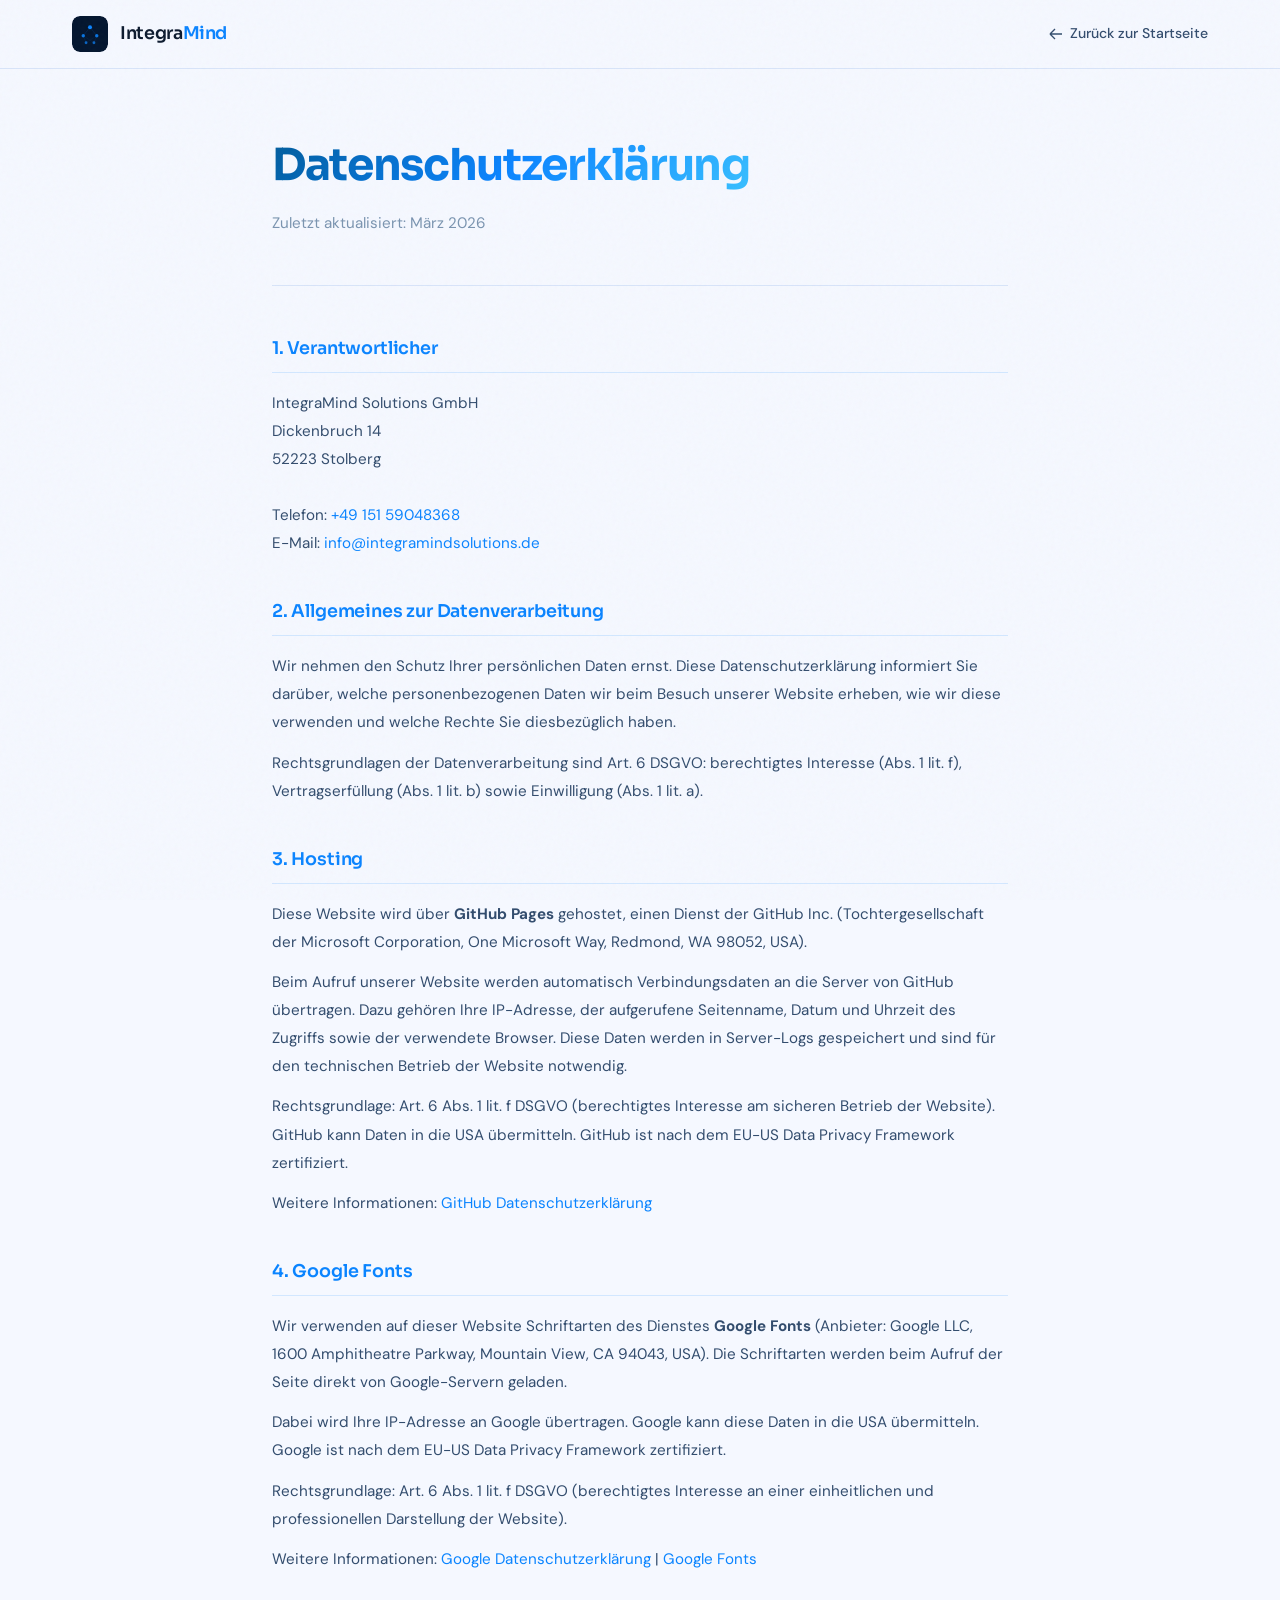
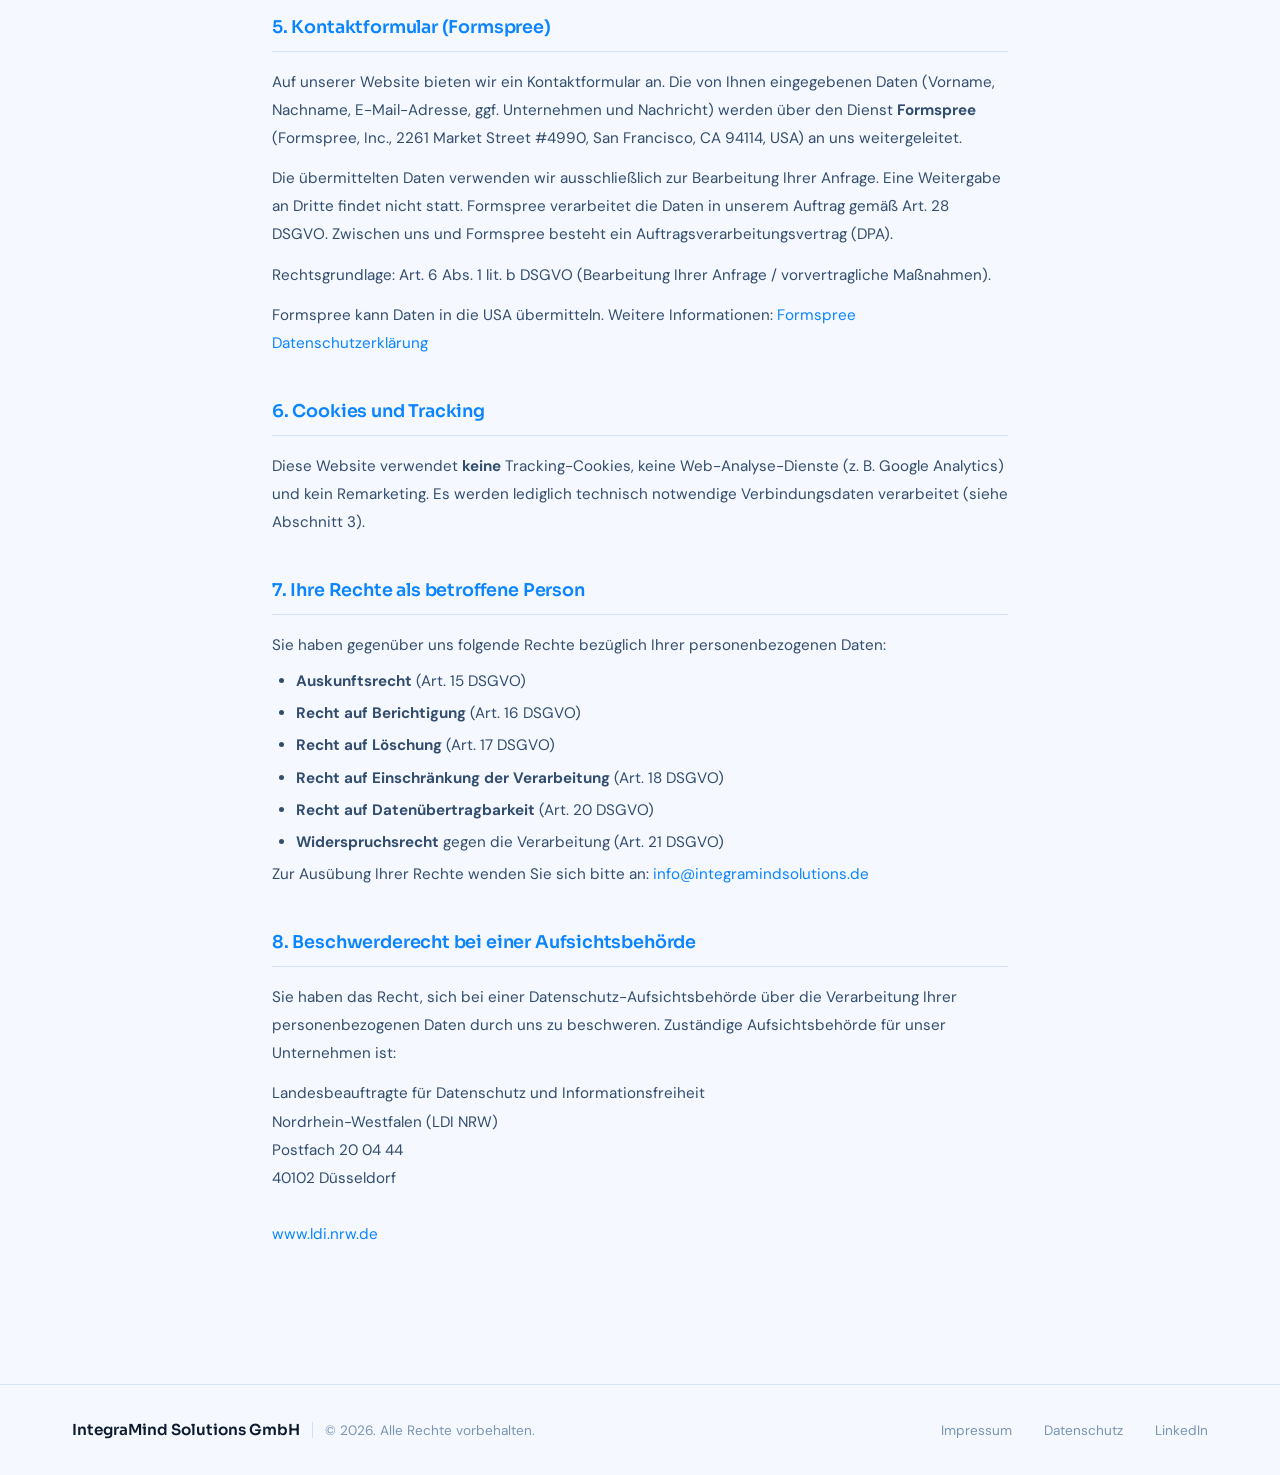
<file: datenschutz/datenschutz.html>
<!DOCTYPE html>
<html lang="de">
<head>
    <meta charset="UTF-8">
    <meta name="viewport" content="width=device-width, initial-scale=1.0">
    <title>Datenschutzerklärung – IntegraMind Solutions GmbH</title>
    <meta name="robots" content="noindex, nofollow">
    <link rel="icon" type="image/png" href="../favicon.png">
    <link rel="preconnect" href="https://fonts.googleapis.com">
    <link rel="preconnect" href="https://fonts.gstatic.com" crossorigin>
    <link href="https://fonts.googleapis.com/css2?family=DM+Sans:opsz,wght@9..40,300;9..40,400;9..40,500;9..40,600;9..40,700&family=Sora:wght@300;400;500;600;700&display=swap" rel="stylesheet">
    <link rel="stylesheet" href="../styles.css">
    <style>
        /* ─── LEGAL PAGE ─── */
        .nav-back {
            display: inline-flex;
            align-items: center;
            gap: 0.4rem;
            color: var(--text-secondary);
            text-decoration: none;
            font-size: 0.88rem;
            font-weight: 500;
            transition: color 0.2s;
        }

        .nav-back:hover { color: var(--text-primary); }

        .nav-back svg { width: 16px; height: 16px; }

        .page-header {
            padding: 8rem 0 3rem;
            border-bottom: 1px solid var(--dark-border);
            margin-bottom: 3rem;
        }

        .page-header h1 {
            font-family: 'Sora', sans-serif;
            font-size: clamp(2rem, 4vw, 2.75rem);
            font-weight: 700;
            letter-spacing: -0.03em;
            margin-bottom: 0.5rem;
        }

        .page-header p { color: var(--text-muted); font-size: 0.95rem; }

        .legal-content { padding-bottom: 6rem; }

        .legal-section { margin-bottom: 2.5rem; }

        .legal-section h2 {
            font-family: 'Sora', sans-serif;
            font-size: 1.1rem;
            font-weight: 600;
            color: var(--primary);
            margin-bottom: 1rem;
            padding-bottom: 0.5rem;
            border-bottom: 1px solid rgba(10, 132, 255, 0.15);
            letter-spacing: -0.01em;
        }

        .legal-section p,
        .legal-section address {
            font-style: normal;
            color: var(--text-secondary);
            font-size: 0.95rem;
            line-height: 1.85;
        }

        .legal-section p + p { margin-top: 0.75rem; }

        .legal-section ul {
            color: var(--text-secondary);
            font-size: 0.95rem;
            line-height: 1.85;
            padding-left: 1.5rem;
            margin-top: 0.5rem;
        }

        .legal-section li { margin-bottom: 0.25rem; }

        .legal-section a {
            color: var(--primary);
            text-decoration: none;
            transition: color 0.2s;
        }

        .legal-section a:hover { color: var(--accent); }
    </style>
</head>
<body>

<!-- ─── NAV ─── -->
<nav>
    <div class="container">
        <a href="../index.html" class="nav-logo">
            <svg class="nav-logo-icon" viewBox="0 0 512 512" fill="none" xmlns="http://www.w3.org/2000/svg">
                <defs>
                    <linearGradient id="navGrad" x1="0" y1="0" x2="512" y2="512">
                        <stop offset="0%" stop-color="#0a84ff"/>
                        <stop offset="100%" stop-color="#005b9a"/>
                    </linearGradient>
                </defs>
                <rect width="512" height="512" rx="110" fill="#03152e"/>
                <circle cx="256" cy="160" r="28" fill="url(#navGrad)"/>
                <circle cx="160" cy="280" r="24" fill="url(#navGrad)" opacity="0.85"/>
                <circle cx="352" cy="280" r="24" fill="url(#navGrad)" opacity="0.85"/>
                <circle cx="200" cy="380" r="20" fill="url(#navGrad)" opacity="0.7"/>
                <circle cx="312" cy="380" r="20" fill="url(#navGrad)" opacity="0.7"/>
                <line x1="256" y1="160" x2="160" y2="280" stroke="url(#navGrad)" stroke-width="3" opacity="0.5"/>
                <line x1="256" y1="160" x2="352" y2="280" stroke="url(#navGrad)" stroke-width="3" opacity="0.5"/>
                <line x1="160" y1="280" x2="200" y2="380" stroke="url(#navGrad)" stroke-width="3" opacity="0.4"/>
                <line x1="160" y1="280" x2="312" y2="380" stroke="url(#navGrad)" stroke-width="3" opacity="0.3"/>
                <line x1="352" y1="280" x2="312" y2="380" stroke="url(#navGrad)" stroke-width="3" opacity="0.4"/>
                <line x1="352" y1="280" x2="200" y2="380" stroke="url(#navGrad)" stroke-width="3" opacity="0.3"/>
            </svg>
            <span class="nav-logo-text">Integra<span>Mind</span></span>
        </a>
        <a href="../index.html" class="nav-back">
            <svg fill="none" stroke="currentColor" stroke-width="2" viewBox="0 0 24 24"><path d="M10.5 19.5 3 12m0 0 7.5-7.5M3 12h18"/></svg>
            Zurück zur Startseite
        </a>
    </div>
</nav>

<!-- ─── PAGE HEADER ─── -->
<div class="container-narrow">
    <div class="page-header">
        <h1><span class="gradient-text">Datenschutzerklärung</span></h1>
        <p>Zuletzt aktualisiert: März 2026</p>
    </div>

    <div class="legal-content">

        <div class="legal-section">
            <h2>1. Verantwortlicher</h2>
            <address>
                IntegraMind Solutions GmbH<br>
                Dickenbruch 14<br>
                52223 Stolberg<br><br>
                Telefon: <a href="tel:+4915159048368">+49 151 59048368</a><br>
                E-Mail: <a href="mailto:info@integramindsolutions.de">info@integramindsolutions.de</a>
            </address>
        </div>

        <div class="legal-section">
            <h2>2. Allgemeines zur Datenverarbeitung</h2>
            <p>Wir nehmen den Schutz Ihrer persönlichen Daten ernst. Diese Datenschutzerklärung informiert Sie darüber, welche personenbezogenen Daten wir beim Besuch unserer Website erheben, wie wir diese verwenden und welche Rechte Sie diesbezüglich haben.</p>
            <p>Rechtsgrundlagen der Datenverarbeitung sind Art. 6 DSGVO: berechtigtes Interesse (Abs. 1 lit. f), Vertragserfüllung (Abs. 1 lit. b) sowie Einwilligung (Abs. 1 lit. a).</p>
        </div>

        <div class="legal-section">
            <h2>3. Hosting</h2>
            <p>Diese Website wird über <strong>GitHub Pages</strong> gehostet, einen Dienst der GitHub Inc. (Tochtergesellschaft der Microsoft Corporation, One Microsoft Way, Redmond, WA 98052, USA).</p>
            <p>Beim Aufruf unserer Website werden automatisch Verbindungsdaten an die Server von GitHub übertragen. Dazu gehören Ihre IP-Adresse, der aufgerufene Seitenname, Datum und Uhrzeit des Zugriffs sowie der verwendete Browser. Diese Daten werden in Server-Logs gespeichert und sind für den technischen Betrieb der Website notwendig.</p>
            <p>Rechtsgrundlage: Art. 6 Abs. 1 lit. f DSGVO (berechtigtes Interesse am sicheren Betrieb der Website). GitHub kann Daten in die USA übermitteln. GitHub ist nach dem EU-US Data Privacy Framework zertifiziert.</p>
            <p>Weitere Informationen: <a href="https://docs.github.com/en/site-policy/privacy-policies/github-general-privacy-statement" target="_blank" rel="noopener">GitHub Datenschutzerklärung</a></p>
        </div>

        <div class="legal-section">
            <h2>4. Google Fonts</h2>
            <p>Wir verwenden auf dieser Website Schriftarten des Dienstes <strong>Google Fonts</strong> (Anbieter: Google LLC, 1600 Amphitheatre Parkway, Mountain View, CA 94043, USA). Die Schriftarten werden beim Aufruf der Seite direkt von Google-Servern geladen.</p>
            <p>Dabei wird Ihre IP-Adresse an Google übertragen. Google kann diese Daten in die USA übermitteln. Google ist nach dem EU-US Data Privacy Framework zertifiziert.</p>
            <p>Rechtsgrundlage: Art. 6 Abs. 1 lit. f DSGVO (berechtigtes Interesse an einer einheitlichen und professionellen Darstellung der Website).</p>
            <p>Weitere Informationen: <a href="https://policies.google.com/privacy" target="_blank" rel="noopener">Google Datenschutzerklärung</a> | <a href="https://fonts.google.com/about" target="_blank" rel="noopener">Google Fonts</a></p>
        </div>

        <div class="legal-section">
            <h2>5. Kontaktformular (Formspree)</h2>
            <p>Auf unserer Website bieten wir ein Kontaktformular an. Die von Ihnen eingegebenen Daten (Vorname, Nachname, E-Mail-Adresse, ggf. Unternehmen und Nachricht) werden über den Dienst <strong>Formspree</strong> (Formspree, Inc., 2261 Market Street #4990, San Francisco, CA 94114, USA) an uns weitergeleitet.</p>
            <p>Die übermittelten Daten verwenden wir ausschließlich zur Bearbeitung Ihrer Anfrage. Eine Weitergabe an Dritte findet nicht statt. Formspree verarbeitet die Daten in unserem Auftrag gemäß Art. 28 DSGVO. Zwischen uns und Formspree besteht ein Auftragsverarbeitungsvertrag (DPA).</p>
            <p>Rechtsgrundlage: Art. 6 Abs. 1 lit. b DSGVO (Bearbeitung Ihrer Anfrage / vorvertragliche Maßnahmen).</p>
            <p>Formspree kann Daten in die USA übermitteln. Weitere Informationen: <a href="https://formspree.io/legal/privacy-policy" target="_blank" rel="noopener">Formspree Datenschutzerklärung</a></p>
        </div>

        <div class="legal-section">
            <h2>6. Cookies und Tracking</h2>
            <p>Diese Website verwendet <strong>keine</strong> Tracking-Cookies, keine Web-Analyse-Dienste (z. B. Google Analytics) und kein Remarketing. Es werden lediglich technisch notwendige Verbindungsdaten verarbeitet (siehe Abschnitt 3).</p>
        </div>

        <div class="legal-section">
            <h2>7. Ihre Rechte als betroffene Person</h2>
            <p>Sie haben gegenüber uns folgende Rechte bezüglich Ihrer personenbezogenen Daten:</p>
            <ul>
                <li><strong>Auskunftsrecht</strong> (Art. 15 DSGVO)</li>
                <li><strong>Recht auf Berichtigung</strong> (Art. 16 DSGVO)</li>
                <li><strong>Recht auf Löschung</strong> (Art. 17 DSGVO)</li>
                <li><strong>Recht auf Einschränkung der Verarbeitung</strong> (Art. 18 DSGVO)</li>
                <li><strong>Recht auf Datenübertragbarkeit</strong> (Art. 20 DSGVO)</li>
                <li><strong>Widerspruchsrecht</strong> gegen die Verarbeitung (Art. 21 DSGVO)</li>
            </ul>
            <p>Zur Ausübung Ihrer Rechte wenden Sie sich bitte an: <a href="mailto:info@integramindsolutions.de">info@integramindsolutions.de</a></p>
        </div>

        <div class="legal-section">
            <h2>8. Beschwerderecht bei einer Aufsichtsbehörde</h2>
            <p>Sie haben das Recht, sich bei einer Datenschutz-Aufsichtsbehörde über die Verarbeitung Ihrer personenbezogenen Daten durch uns zu beschweren. Zuständige Aufsichtsbehörde für unser Unternehmen ist:</p>
            <address style="margin-top: 0.75rem;">
                Landesbeauftragte für Datenschutz und Informationsfreiheit<br>
                Nordrhein-Westfalen (LDI NRW)<br>
                Postfach 20 04 44<br>
                40102 Düsseldorf<br><br>
                <a href="https://www.ldi.nrw.de" target="_blank" rel="noopener">www.ldi.nrw.de</a>
            </address>
        </div>

    </div>
</div>

<!-- ─── FOOTER ─── -->
<footer>
    <div class="container">
        <div class="footer-content">
            <div class="footer-left">
                <span class="footer-brand">IntegraMind Solutions GmbH</span>
                <div class="footer-divider"></div>
                <span class="footer-copy">© 2026. Alle Rechte vorbehalten.</span>
            </div>
            <div class="footer-links">
                <a href="../impressum/impressum.html">Impressum</a>
                <a href="datenschutz.html">Datenschutz</a>
                <a href="https://www.linkedin.com/company/integramind-solutions-gmbh/posts/?feedView=all" target="_blank" rel="noopener">LinkedIn</a>
            </div>
        </div>
    </div>
</footer>

</body>
</html>
</file>
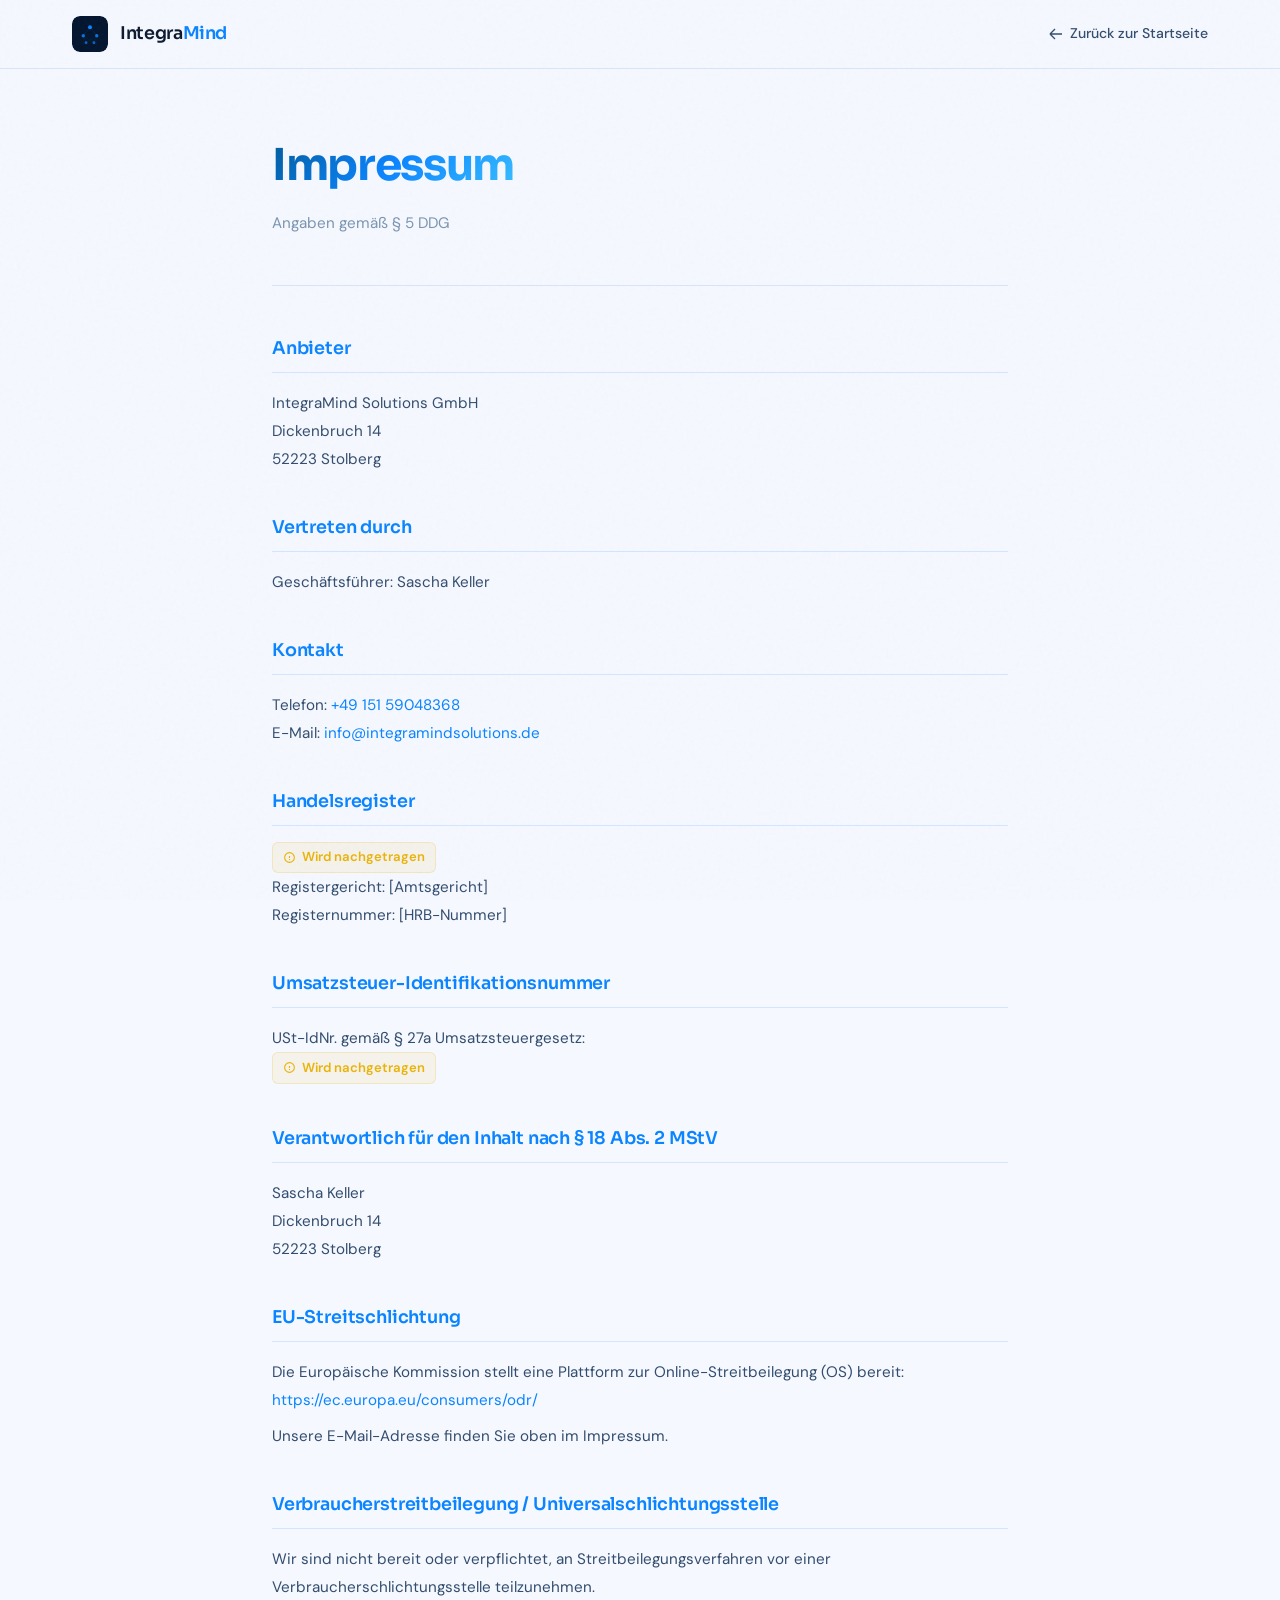
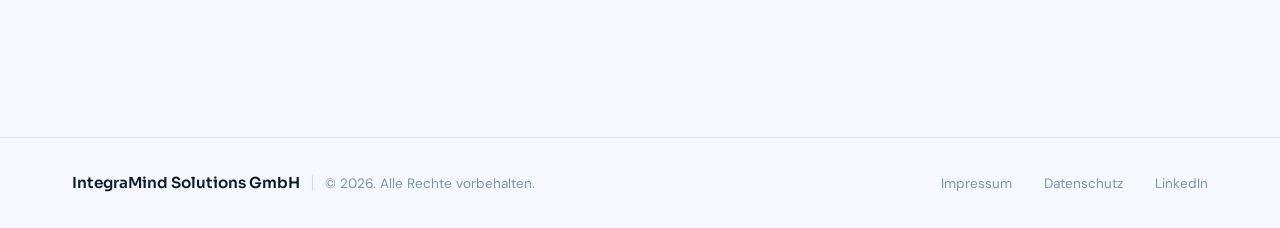
<file: impressum/impressum.html>
<!DOCTYPE html>
<html lang="de">
<head>
    <meta charset="UTF-8">
    <meta name="viewport" content="width=device-width, initial-scale=1.0">
    <title>Impressum – IntegraMind Solutions GmbH</title>
    <meta name="robots" content="noindex, nofollow">
    <link rel="icon" type="image/png" href="../favicon.png">
    <link rel="preconnect" href="https://fonts.googleapis.com">
    <link rel="preconnect" href="https://fonts.gstatic.com" crossorigin>
    <link href="https://fonts.googleapis.com/css2?family=DM+Sans:opsz,wght@9..40,300;9..40,400;9..40,500;9..40,600;9..40,700&family=Sora:wght@300;400;500;600;700&display=swap" rel="stylesheet">
    <link rel="stylesheet" href="../styles.css">
    <style>
        /* ─── LEGAL PAGE ─── */
        .nav-back {
            display: inline-flex;
            align-items: center;
            gap: 0.4rem;
            color: var(--text-secondary);
            text-decoration: none;
            font-size: 0.88rem;
            font-weight: 500;
            transition: color 0.2s;
        }

        .nav-back:hover { color: var(--text-primary); }

        .nav-back svg { width: 16px; height: 16px; }

        .page-header {
            padding: 8rem 0 3rem;
            border-bottom: 1px solid var(--dark-border);
            margin-bottom: 3rem;
        }

        .page-header h1 {
            font-family: 'Sora', sans-serif;
            font-size: clamp(2rem, 4vw, 2.75rem);
            font-weight: 700;
            letter-spacing: -0.03em;
            margin-bottom: 0.5rem;
        }

        .page-header p {
            color: var(--text-muted);
            font-size: 0.95rem;
        }

        .legal-content { padding-bottom: 6rem; }

        .legal-section { margin-bottom: 2.5rem; }

        .legal-section h2 {
            font-family: 'Sora', sans-serif;
            font-size: 1.1rem;
            font-weight: 600;
            color: var(--primary);
            margin-bottom: 1rem;
            padding-bottom: 0.5rem;
            border-bottom: 1px solid rgba(10, 132, 255, 0.15);
            letter-spacing: -0.01em;
        }

        .legal-section p,
        .legal-section address {
            font-style: normal;
            color: var(--text-secondary);
            font-size: 0.95rem;
            line-height: 1.85;
        }

        .legal-section a {
            color: var(--primary);
            text-decoration: none;
            transition: color 0.2s;
        }

        .legal-section a:hover { color: var(--accent); }

        .legal-placeholder {
            display: inline-flex;
            align-items: center;
            gap: 0.35rem;
            background: rgba(234, 179, 8, 0.08);
            border: 1px solid rgba(234, 179, 8, 0.2);
            color: #eab308;
            padding: 0.15rem 0.65rem;
            border-radius: 6px;
            font-size: 0.82rem;
            font-weight: 600;
        }

        .legal-placeholder svg { width: 13px; height: 13px; }
    </style>
</head>
<body>

<!-- ─── NAV ─── -->
<nav>
    <div class="container">
        <a href="../index.html" class="nav-logo">
            <svg class="nav-logo-icon" viewBox="0 0 512 512" fill="none" xmlns="http://www.w3.org/2000/svg">
                <defs>
                    <linearGradient id="navGrad" x1="0" y1="0" x2="512" y2="512">
                        <stop offset="0%" stop-color="#0a84ff"/>
                        <stop offset="100%" stop-color="#005b9a"/>
                    </linearGradient>
                </defs>
                <rect width="512" height="512" rx="110" fill="#03152e"/>
                <circle cx="256" cy="160" r="28" fill="url(#navGrad)"/>
                <circle cx="160" cy="280" r="24" fill="url(#navGrad)" opacity="0.85"/>
                <circle cx="352" cy="280" r="24" fill="url(#navGrad)" opacity="0.85"/>
                <circle cx="200" cy="380" r="20" fill="url(#navGrad)" opacity="0.7"/>
                <circle cx="312" cy="380" r="20" fill="url(#navGrad)" opacity="0.7"/>
                <line x1="256" y1="160" x2="160" y2="280" stroke="url(#navGrad)" stroke-width="3" opacity="0.5"/>
                <line x1="256" y1="160" x2="352" y2="280" stroke="url(#navGrad)" stroke-width="3" opacity="0.5"/>
                <line x1="160" y1="280" x2="200" y2="380" stroke="url(#navGrad)" stroke-width="3" opacity="0.4"/>
                <line x1="160" y1="280" x2="312" y2="380" stroke="url(#navGrad)" stroke-width="3" opacity="0.3"/>
                <line x1="352" y1="280" x2="312" y2="380" stroke="url(#navGrad)" stroke-width="3" opacity="0.4"/>
                <line x1="352" y1="280" x2="200" y2="380" stroke="url(#navGrad)" stroke-width="3" opacity="0.3"/>
            </svg>
            <span class="nav-logo-text">Integra<span>Mind</span></span>
        </a>
        <a href="../index.html" class="nav-back">
            <svg fill="none" stroke="currentColor" stroke-width="2" viewBox="0 0 24 24"><path d="M10.5 19.5 3 12m0 0 7.5-7.5M3 12h18"/></svg>
            Zurück zur Startseite
        </a>
    </div>
</nav>

<!-- ─── PAGE HEADER ─── -->
<div class="container-narrow">
    <div class="page-header">
        <h1><span class="gradient-text">Impressum</span></h1>
        <p>Angaben gemäß § 5 DDG</p>
    </div>

    <div class="legal-content">

        <div class="legal-section">
            <h2>Anbieter</h2>
            <address>
                IntegraMind Solutions GmbH<br>
                Dickenbruch 14<br>
                52223 Stolberg
            </address>
        </div>

        <div class="legal-section">
            <h2>Vertreten durch</h2>
            <p>Geschäftsführer: Sascha Keller</p>
        </div>

        <div class="legal-section">
            <h2>Kontakt</h2>
            <p>
                Telefon: <a href="tel:+4915159048368">+49 151 59048368</a><br>
                E-Mail: <a href="mailto:info@integramindsolutions.de">info@integramindsolutions.de</a>
            </p>
        </div>

        <div class="legal-section">
            <h2>Handelsregister</h2>
            <p>
                <span class="legal-placeholder">
                    <svg fill="none" stroke="currentColor" stroke-width="2" viewBox="0 0 24 24"><path d="M12 9v3.75m9-.75a9 9 0 1 1-18 0 9 9 0 0 1 18 0Zm-9 3.75h.008v.008H12v-.008Z"/></svg>
                    Wird nachgetragen
                </span><br>
                Registergericht: [Amtsgericht]<br>
                Registernummer: [HRB-Nummer]
            </p>
        </div>

        <div class="legal-section">
            <h2>Umsatzsteuer-Identifikationsnummer</h2>
            <p>
                USt-IdNr. gemäß § 27a Umsatzsteuergesetz:<br>
                <span class="legal-placeholder">
                    <svg fill="none" stroke="currentColor" stroke-width="2" viewBox="0 0 24 24"><path d="M12 9v3.75m9-.75a9 9 0 1 1-18 0 9 9 0 0 1 18 0Zm-9 3.75h.008v.008H12v-.008Z"/></svg>
                    Wird nachgetragen
                </span>
            </p>
        </div>

        <div class="legal-section">
            <h2>Verantwortlich für den Inhalt nach § 18 Abs. 2 MStV</h2>
            <p>
                Sascha Keller<br>
                Dickenbruch 14<br>
                52223 Stolberg
            </p>
        </div>

        <div class="legal-section">
            <h2>EU-Streitschlichtung</h2>
            <p>Die Europäische Kommission stellt eine Plattform zur Online-Streitbeilegung (OS) bereit: <a href="https://ec.europa.eu/consumers/odr/" target="_blank" rel="noopener">https://ec.europa.eu/consumers/odr/</a></p>
            <p style="margin-top: 0.5rem;">Unsere E-Mail-Adresse finden Sie oben im Impressum.</p>
        </div>

        <div class="legal-section">
            <h2>Verbraucherstreitbeilegung / Universalschlichtungsstelle</h2>
            <p>Wir sind nicht bereit oder verpflichtet, an Streitbeilegungsverfahren vor einer Verbraucherschlichtungsstelle teilzunehmen.</p>
        </div>

    </div>
</div>

<!-- ─── FOOTER ─── -->
<footer>
    <div class="container">
        <div class="footer-content">
            <div class="footer-left">
                <span class="footer-brand">IntegraMind Solutions GmbH</span>
                <div class="footer-divider"></div>
                <span class="footer-copy">© 2026. Alle Rechte vorbehalten.</span>
            </div>
            <div class="footer-links">
                <a href="impressum.html">Impressum</a>
                <a href="../datenschutz/datenschutz.html">Datenschutz</a>
                <a href="https://www.linkedin.com/company/integramind-solutions-gmbh/posts/?feedView=all" target="_blank" rel="noopener">LinkedIn</a>
            </div>
        </div>
    </div>
</footer>

</body>
</html>
</file>
<file: styles.css>
/* ═══════════════════════════════════════════════════
   IntegraMind Solutions – Shared Stylesheet
   ═══════════════════════════════════════════════════ */

/* ─── VARIABLES ─── */
:root {
    --primary: #0a84ff;
    --secondary: #005b9a;
    --accent: #38bfff;
    --cyan: #0080c8;
    --dark-bg: #f5f8ff;
    --dark-surface: #eaf0ff;
    --dark-card: #ffffff;
    --dark-border: rgba(10, 80, 200, 0.12);
    --text-primary: #0c1a2e;
    --text-secondary: #334d6e;
    --text-muted: #7a94b0;
    --gradient-brand: linear-gradient(135deg, #005b9a, #0a84ff, #38bfff);
    --gradient-glow: linear-gradient(135deg, rgba(10,132,255,0.06), rgba(0,91,154,0.03));
}

/* ─── RESET ─── */
* { margin: 0; padding: 0; box-sizing: border-box; }

/* ─── BASE ─── */
html {
    scroll-behavior: smooth;
    scrollbar-width: thin;
    scrollbar-color: var(--primary) var(--dark-bg);
}

body {
    font-family: 'DM Sans', sans-serif;
    background: var(--dark-bg);
    color: var(--text-primary);
    line-height: 1.7;
    -webkit-font-smoothing: antialiased;
    overflow-x: hidden;
}

body::before {
    content: '';
    position: fixed;
    inset: 0;
    background-image: url("data:image/svg+xml,%3Csvg viewBox='0 0 256 256' xmlns='http://www.w3.org/2000/svg'%3E%3Cfilter id='n'%3E%3CfeTurbulence type='fractalNoise' baseFrequency='0.9' numOctaves='4' stitchTiles='stitch'/%3E%3C/filter%3E%3Crect width='100%25' height='100%25' filter='url(%23n)' opacity='0.03'/%3E%3C/svg%3E");
    pointer-events: none;
    z-index: 9999;
}

/* ─── LAYOUT ─── */
.container {
    max-width: 1200px;
    margin: 0 auto;
    padding: 0 2rem;
}

.container-narrow {
    max-width: 800px;
    margin: 0 auto;
    padding: 0 2rem;
}

/* ─── UTILITIES ─── */
.gradient-text {
    background: var(--gradient-brand);
    -webkit-background-clip: text;
    -webkit-text-fill-color: transparent;
    background-clip: text;
}

/* ─── NAVIGATION ─── */
nav {
    position: fixed;
    top: 0;
    left: 0;
    right: 0;
    z-index: 1000;
    padding: 1rem 0;
    background: rgba(245, 248, 255, 0.88);
    backdrop-filter: blur(20px);
    -webkit-backdrop-filter: blur(20px);
    border-bottom: 1px solid var(--dark-border);
    transition: all 0.3s ease;
}

nav .container {
    display: flex;
    justify-content: space-between;
    align-items: center;
}

.nav-logo {
    display: flex;
    align-items: center;
    gap: 0.75rem;
    text-decoration: none;
    color: var(--text-primary);
}

.nav-logo-icon {
    width: 36px;
    height: 36px;
    border-radius: 8px;
}

.nav-logo-text {
    font-family: 'Sora', sans-serif;
    font-size: 1.1rem;
    font-weight: 600;
    letter-spacing: -0.02em;
}

.nav-logo-text span {
    color: var(--primary);
}

/* ─── BUTTONS ─── */
.btn-primary {
    display: inline-flex;
    align-items: center;
    gap: 0.5rem;
    padding: 0.9rem 2rem;
    background: var(--gradient-brand);
    color: white;
    border: none;
    border-radius: 10px;
    font-size: 0.95rem;
    font-weight: 600;
    font-family: 'DM Sans', sans-serif;
    cursor: pointer;
    text-decoration: none;
    transition: all 0.3s ease;
    box-shadow: 0 4px 24px rgba(99, 102, 241, 0.25);
}

.btn-primary:hover {
    transform: translateY(-2px);
    box-shadow: 0 8px 32px rgba(99, 102, 241, 0.35);
}

.btn-secondary {
    display: inline-flex;
    align-items: center;
    gap: 0.5rem;
    padding: 0.9rem 2rem;
    background: transparent;
    color: var(--text-primary);
    border: 1px solid rgba(10, 80, 200, 0.2);
    border-radius: 10px;
    font-size: 0.95rem;
    font-weight: 500;
    font-family: 'DM Sans', sans-serif;
    cursor: pointer;
    text-decoration: none;
    transition: all 0.3s ease;
}

.btn-secondary:hover {
    border-color: rgba(10, 80, 200, 0.4);
    background: rgba(10, 80, 200, 0.04);
}

/* ─── FOOTER ─── */
footer {
    padding: 2rem 0;
    border-top: 1px solid var(--dark-border);
}

.footer-content {
    display: flex;
    justify-content: space-between;
    align-items: center;
    flex-wrap: wrap;
    gap: 1rem;
}

.footer-left {
    display: flex;
    align-items: center;
    gap: 0.75rem;
}

.footer-brand {
    font-family: 'Sora', sans-serif;
    font-weight: 600;
    font-size: 0.95rem;
}

.footer-divider {
    width: 1px;
    height: 16px;
    background: rgba(10, 80, 200, 0.15);
}

.footer-copy {
    font-size: 0.85rem;
    color: var(--text-muted);
}

.footer-links {
    display: flex;
    gap: 2rem;
}

.footer-links a {
    font-size: 0.85rem;
    color: var(--text-muted);
    text-decoration: none;
    transition: color 0.2s;
}

.footer-links a:hover {
    color: var(--text-primary);
}

/* ─── SCROLL REVEAL ─── */
.reveal {
    opacity: 0;
    transform: translateY(30px);
    transition: all 0.7s cubic-bezier(0.16, 1, 0.3, 1);
}

.reveal.visible {
    opacity: 1;
    transform: translateY(0);
}

.reveal-delay-1 { transition-delay: 0.1s; }
.reveal-delay-2 { transition-delay: 0.2s; }
.reveal-delay-3 { transition-delay: 0.3s; }

/* ─── ANIMATIONS ─── */
@keyframes fadeUp {
    from { opacity: 0; transform: translateY(24px); }
    to   { opacity: 1; transform: translateY(0); }
}

/* ─── RESPONSIVE ─── */
@media (max-width: 768px) {
    .footer-content {
        flex-direction: column;
        text-align: center;
    }
}
</file>
